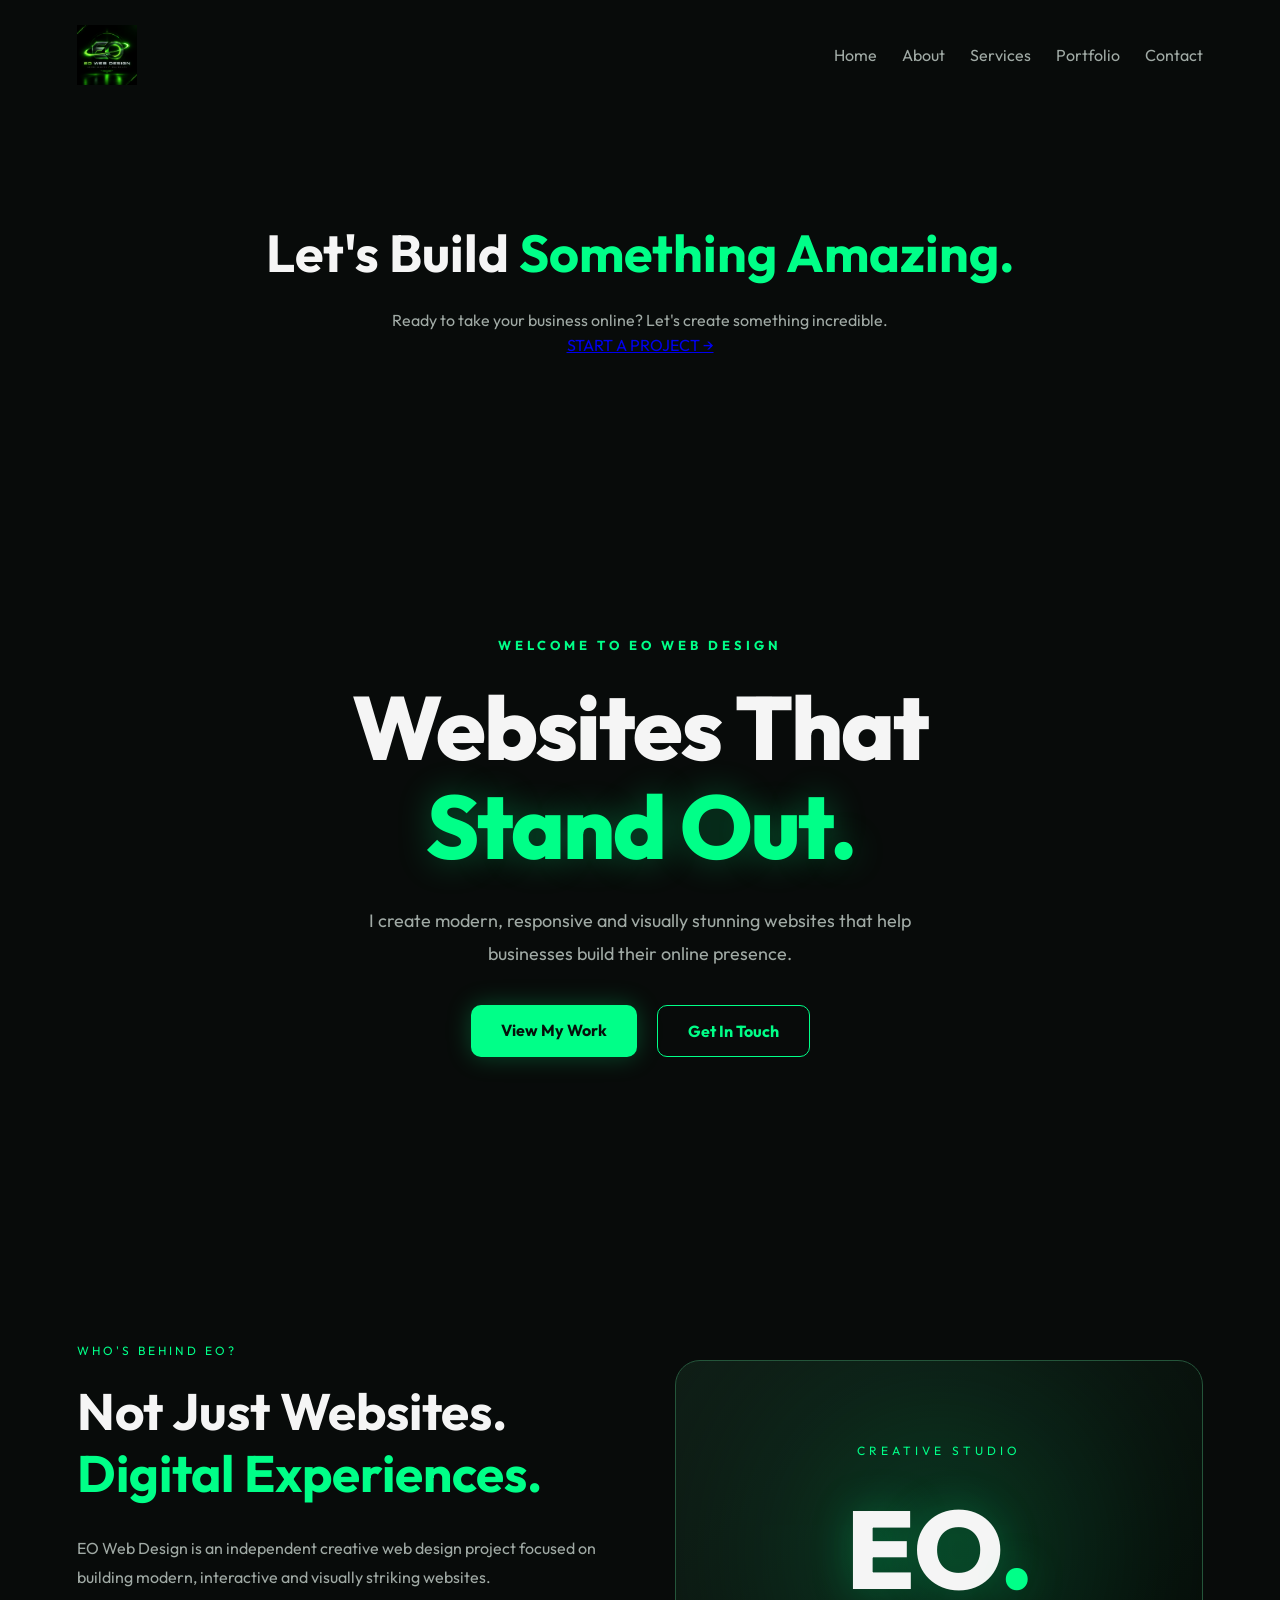
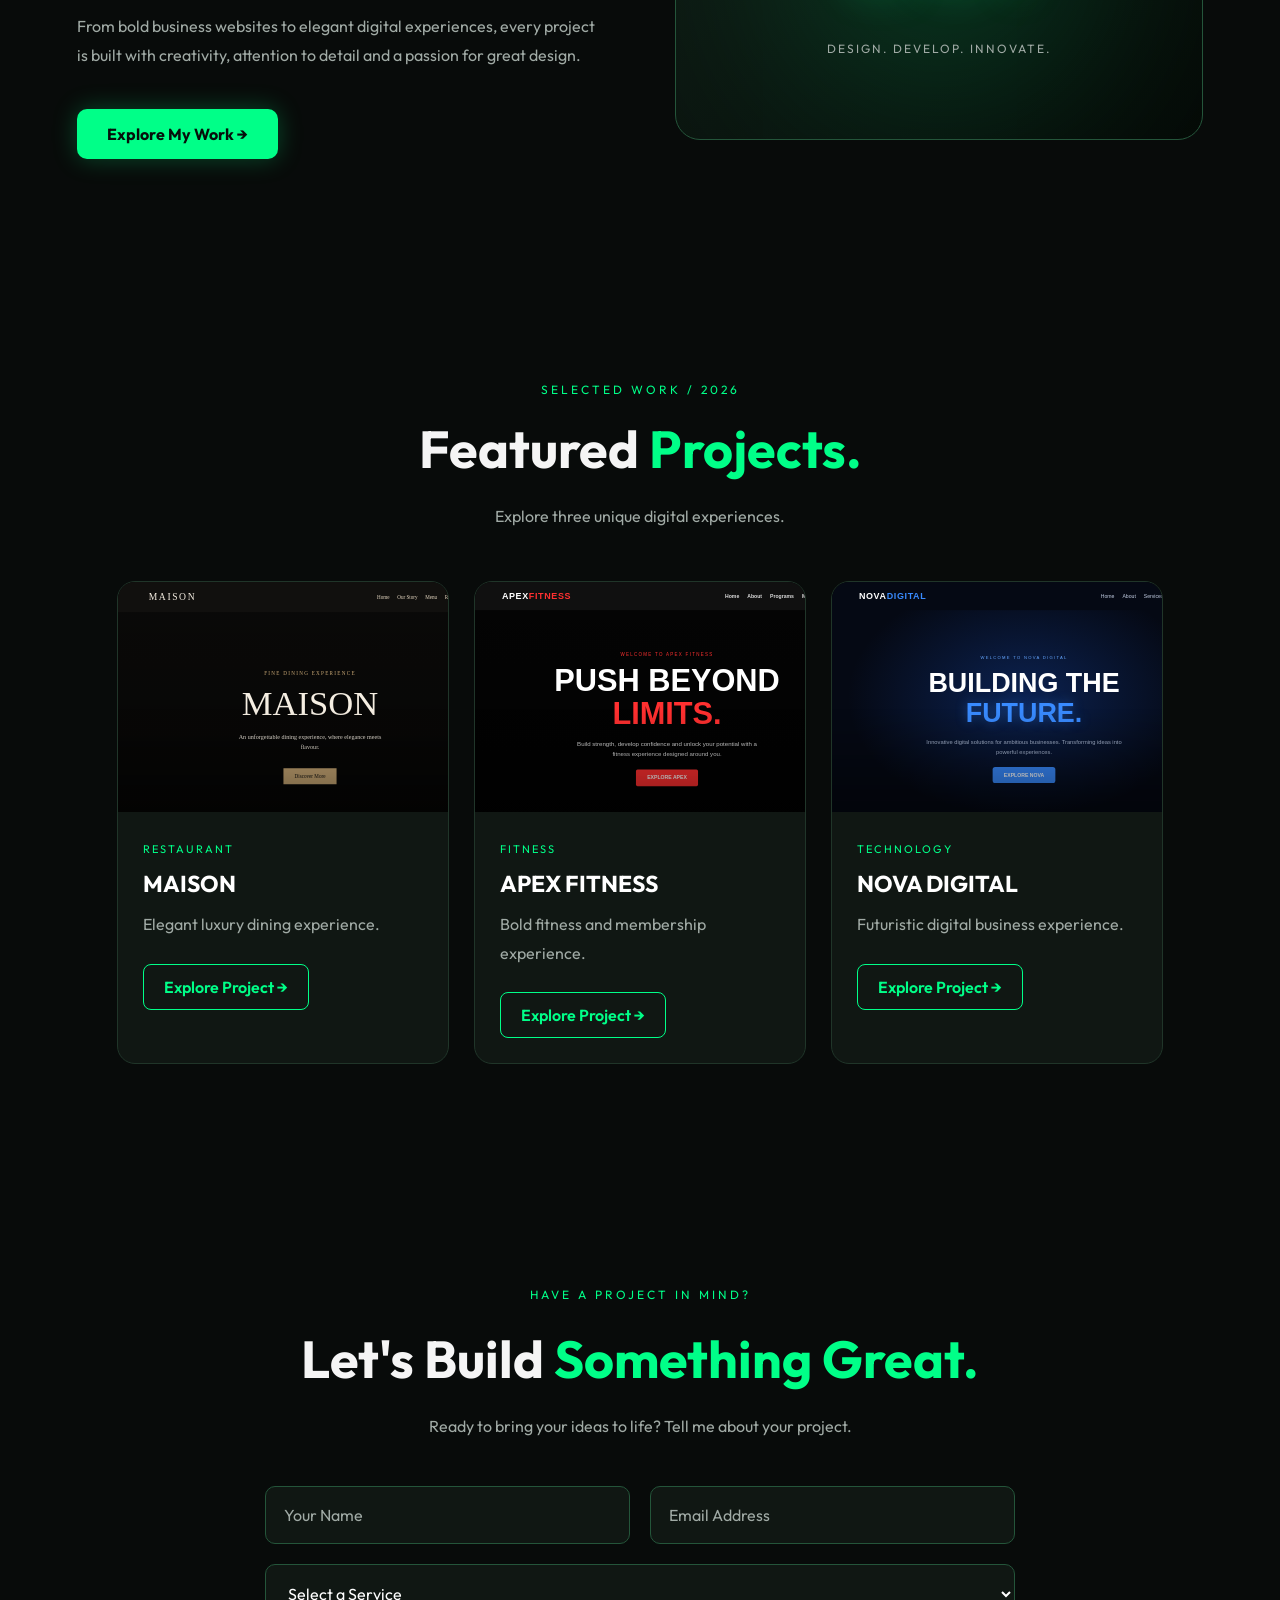
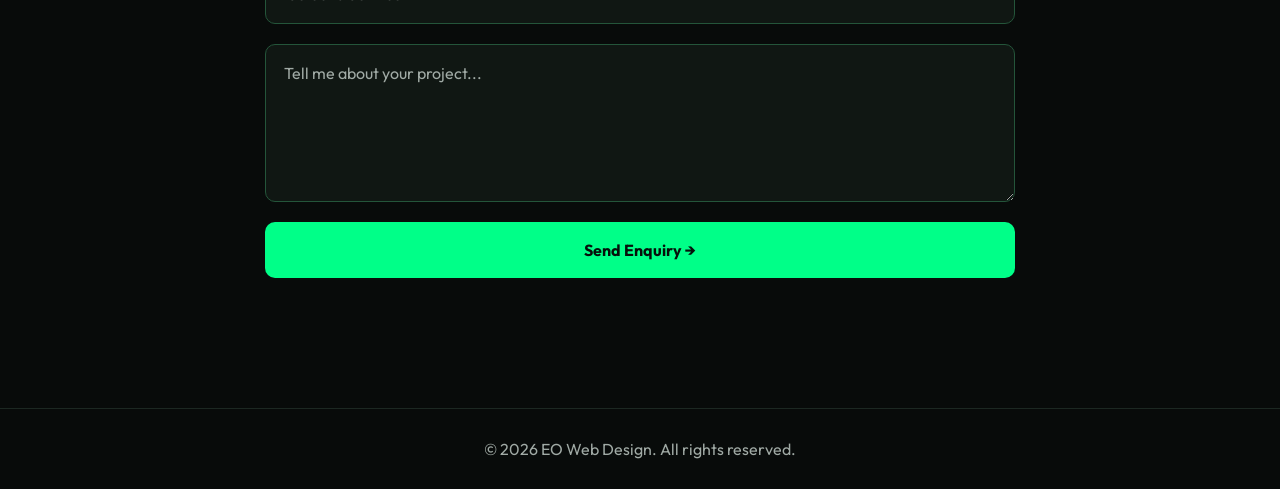
<file: index.html>
<!DOCTYPE html>
<html lang="en">
<head>
    
<link rel="icon" type="image/png" href="images/logo.png">

    <meta charset="UTF-8">
    <meta name="viewport" content="width=device-width, initial-scale=1.0">
    <title>EO Web Design | Modern Websites</title>
    <link rel="stylesheet" href="style.css">
    <script src="script.js" defer></script>
</head>
<body>

<div id="scrollProgress"></div>

    <header class="navbar">
        
<a href="index.html" class="brand-logo">
    <img src="images/logo.png" alt="EO Web Design Logo">
</a>


        <nav>
            <a href="#home">Home</a>
            <a href="#about">About</a>
            <a href="#services">Services</a>
            <a href="#portfolio">Portfolio</a>
            <a href="#contact">Contact</a>
        </nav>
    </header>

<section id="contact" class="section contact-section">
    <h2>Let's Build <span>Something Amazing.</span></h2>

    <p class="contact-description">
        Ready to take your business online?
        Let's create something incredible.
    </p>

    <a href="https://mail.google.com/mail/?view=cm&fs=1&to=eowebdesign1%40gmail.com&su=Website%20Enquiry"
       class="contact-button"
       target="_blank"
       rel="noopener noreferrer">
        START A PROJECT →
    </a>
</section>

    <main>
        <section class="hero" id="home">
            <div class="hero-content">
                <p class="eyebrow">WELCOME TO EO WEB DESIGN</p>

                <h1>Websites That
                    <span>Stand Out.</span>
                </h1>

                <p class="hero-description">
                    I create modern, responsive and
                    visually stunning websites that help
                    businesses build their online presence.
                </p>

                <div class="hero-buttons">
                    <a href="#portfolio" class="btn primary">
                        View My Work
                    </a>

                    <a href="#contact" class="btn secondary">
                        Get In Touch
                    </a>
                </div>
            </div>
        </section>

        
<section id="about" class="section about-section">
    <div class="about-grid">

        <div class="about-content">
            <p class="about-label">WHO'S BEHIND EO?</p>

            <h2>Not Just Websites.<br>
                <span>Digital Experiences.</span>
            </h2>

            <p class="about-description">
                EO Web Design is an independent creative
                web design project focused on building
                modern, interactive and visually striking
                websites.
            </p>

            <p class="about-description">
                From bold business websites to elegant
                digital experiences, every project is
                built with creativity, attention to detail
                and a passion for great design.
            </p>

            <a href="#portfolio" class="btn primary">
                Explore My Work →
            </a>
        </div>

        <div class="about-visual">
            <div class="visual-glow"></div>

            <div class="visual-content">
                <span class="visual-small">CREATIVE STUDIO</span>
                <h3>EO<span>.</span></h3>
                <p>DESIGN. DEVELOP. INNOVATE.</p>
            </div>
        </div>

    </div>
</section>


        

<section id="portfolio" class="section">
    <p class="portfolio-label">SELECTED WORK / 2026</p>
    <h2>Featured <span>Projects.</span></h2>
    <p>Explore three unique digital experiences.</p>

    <div class="portfolio-grid">

        <article class="project-card">
            <div class="project-preview">
                <iframe src="restaurant.html"
                    title="Maison restaurant preview"
                    loading="lazy"
                    tabindex="-1"></iframe>
                <div class="preview-overlay"></div>
            </div>

            <div class="project-info">
                <span class="project-category">RESTAURANT</span>
                <h3>MAISON</h3>
                <p>Elegant luxury dining experience.</p>
                <a href="restaurant.html" class="project-link">
                    Explore Project →
                </a>
            </div>
        </article>

        <article class="project-card">
            <div class="project-preview">
                <iframe src="fitness.html"
                    title="APEX Fitness preview"
                    loading="lazy"
                    tabindex="-1"></iframe>
                <div class="preview-overlay"></div>
            </div>

            <div class="project-info">
                <span class="project-category">FITNESS</span>
                <h3>APEX FITNESS</h3>
                <p>Bold fitness and membership experience.</p>
                <a href="fitness.html" class="project-link">
                    Explore Project →
                </a>
            </div>
        </article>

        <article class="project-card">
            <div class="project-preview">
                <iframe src="business.html"
                    title="Nova Digital preview"
                    loading="lazy"
                    tabindex="-1"></iframe>
                <div class="preview-overlay"></div>
            </div>

            <div class="project-info">
                <span class="project-category">TECHNOLOGY</span>
                <h3>NOVA DIGITAL</h3>
                <p>Futuristic digital business experience.</p>
                <a href="business.html" class="project-link">
                    Explore Project →
                </a>
            </div>
        </article>

    </div>
</section>



        
<section id="contact" class="section contact-section">
    <p class="contact-label">HAVE A PROJECT IN MIND?</p>
    <h2>Let's Build <span>Something Great.</span></h2>
    <p class="contact-intro">
        Ready to bring your ideas to life?
        Tell me about your project.
    </p>

    <form id="contactForm" class="contact-form">

        <div class="contact-row">
            <input type="text" id="clientName"
                   placeholder="Your Name" required>

            <input type="email" id="clientEmail"
                   placeholder="Email Address" required>
        </div>

        <select id="clientService" required>
            <option value="">Select a Service</option>
            <option>Website Design</option>
            <option>Website Development</option>
            <option>Website Redesign</option>
            <option>Other</option>
        </select>

        <textarea id="clientMessage"
                  rows="6"
                  placeholder="Tell me about your project..."
                  required></textarea>

        <button type="submit" class="contact-submit">
            Send Enquiry →
        </button>
    </form>

    <p id="contactStatus" role="status"
       aria-live="polite"></p>
</section>

    </main>

    <footer>
        <p>© 2026 EO Web Design. All rights reserved.</p>
    </footer>

</body>
</html>
</file>
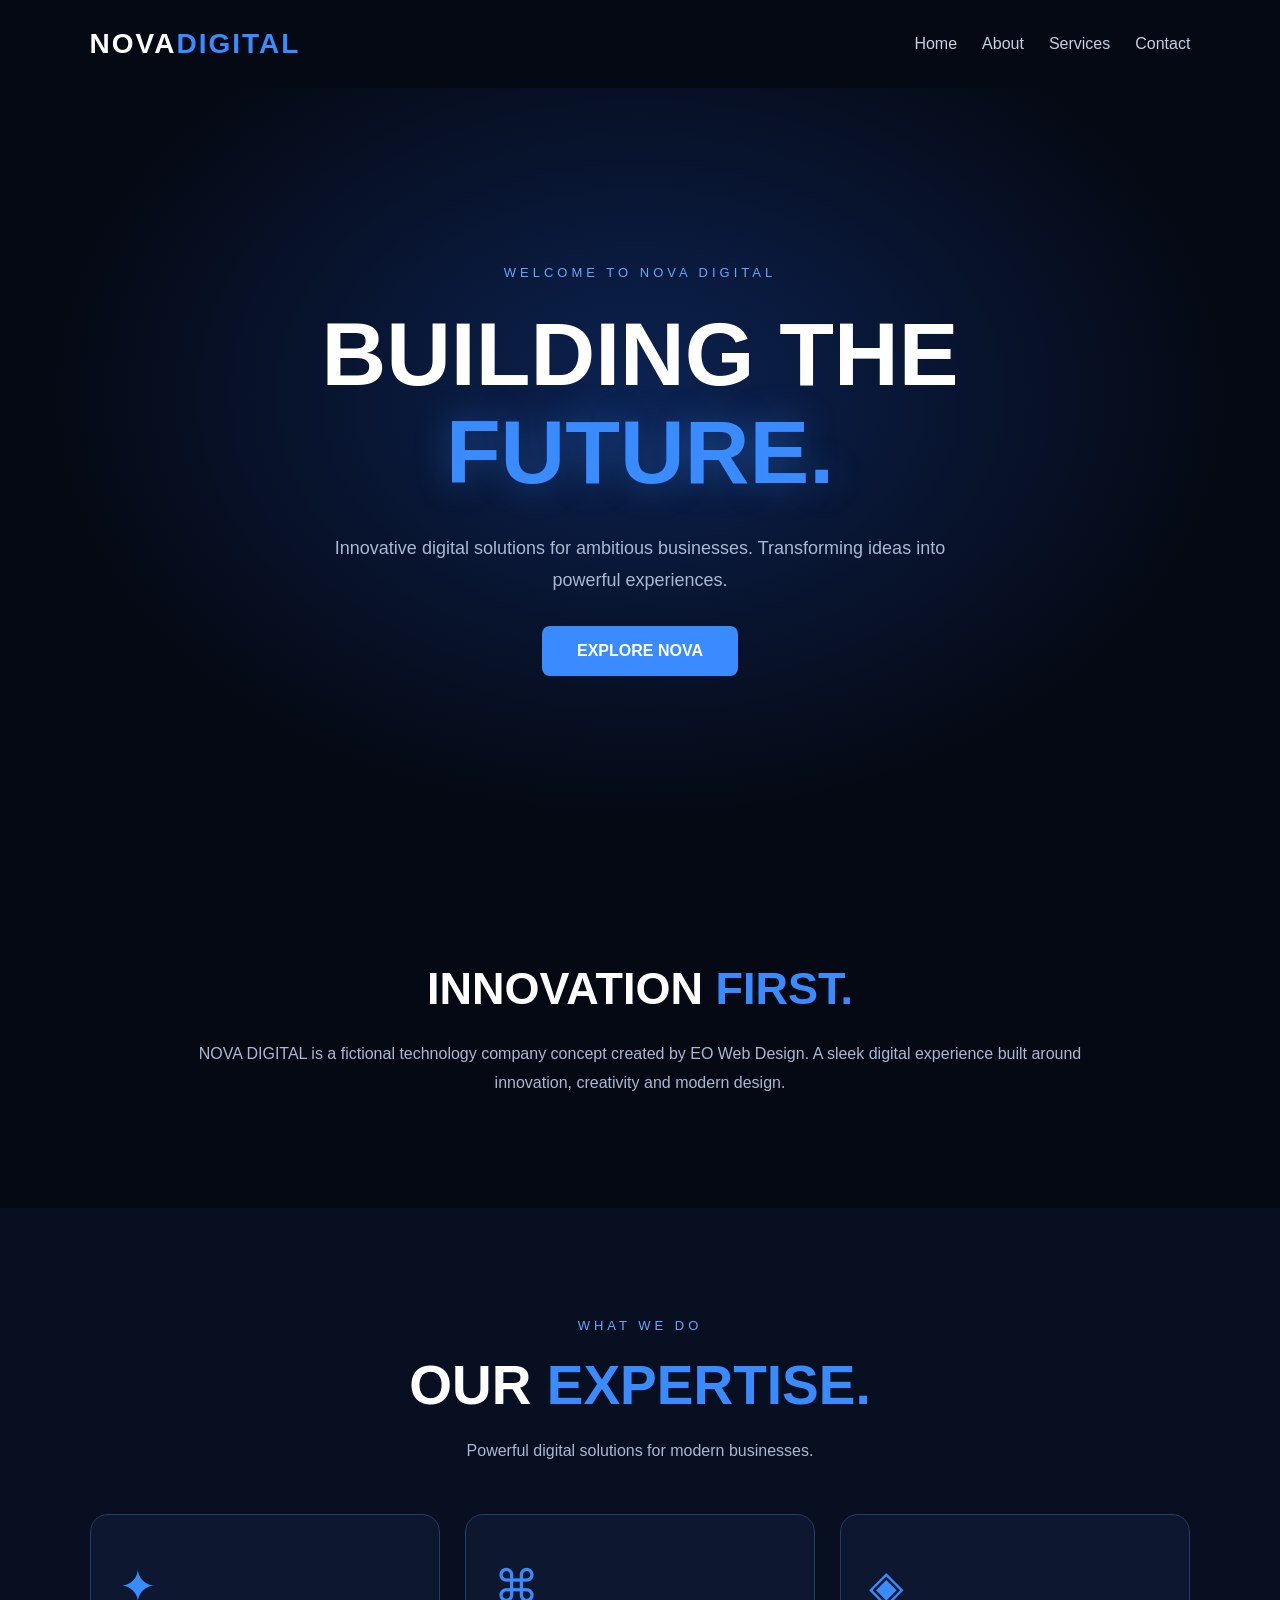
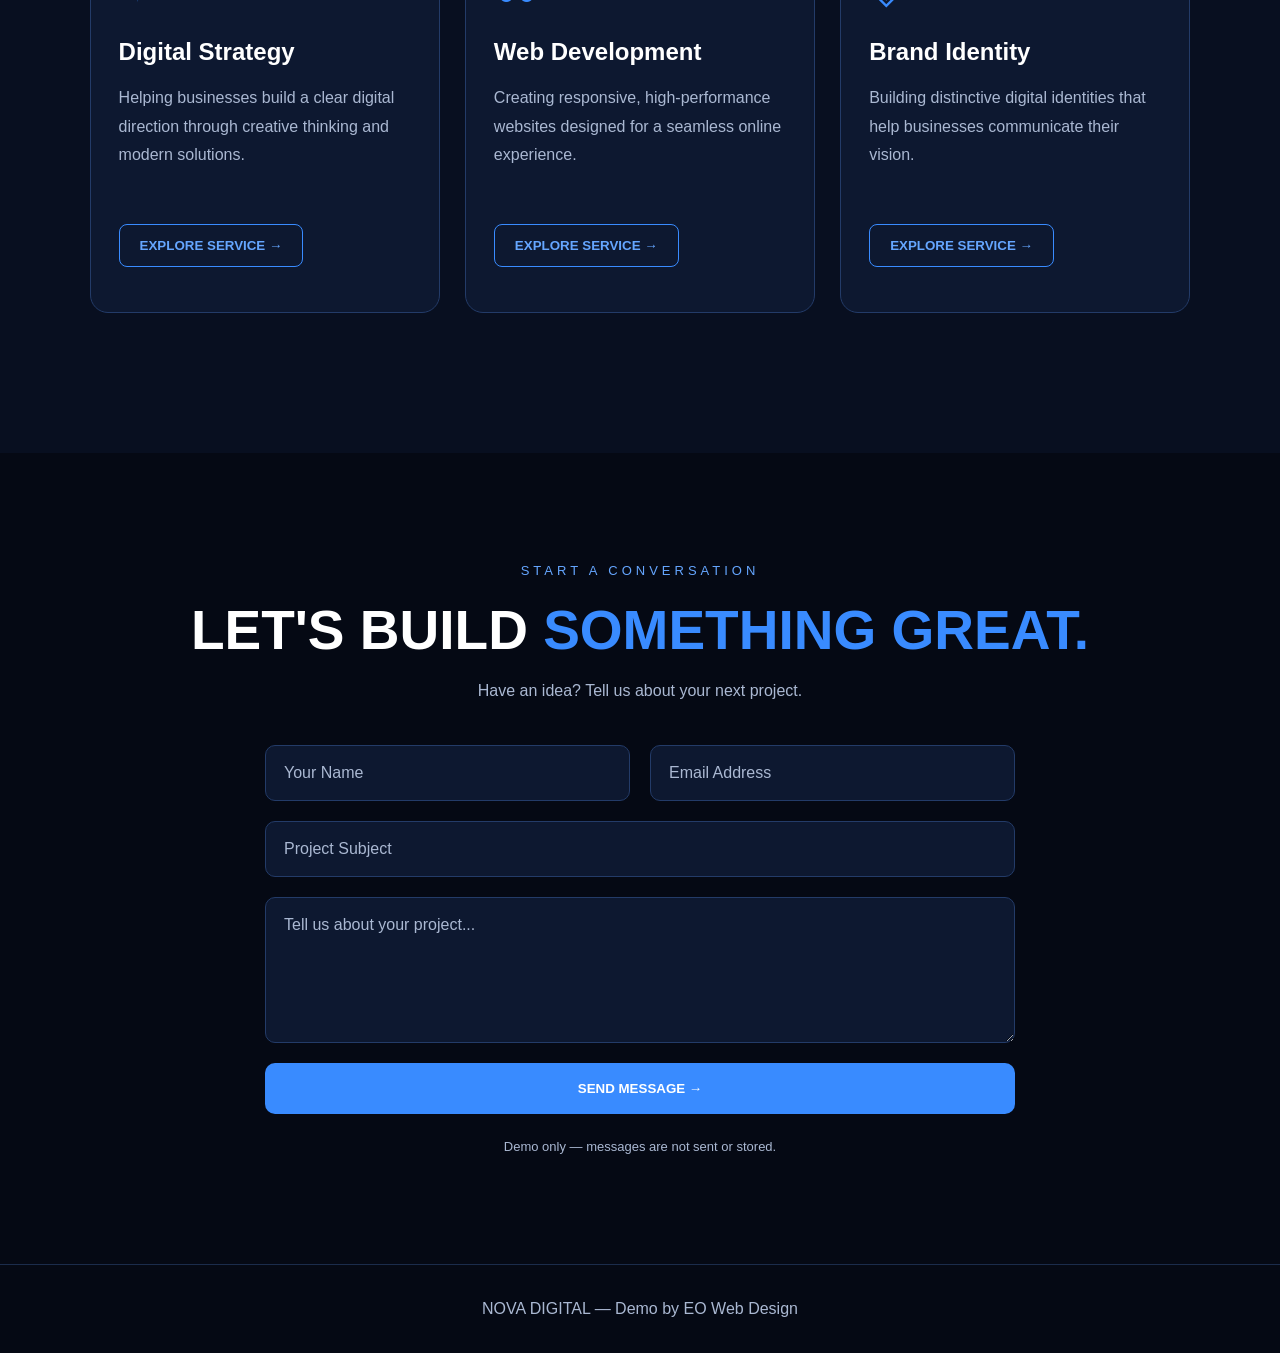
<file: business.html>
<!DOCTYPE html>
<html lang="en">
<head>
    <meta charset="UTF-8">
    <meta name="viewport" content="width=device-width, initial-scale=1.0">
    <title>NOVA DIGITAL | Future-Ready Solutions</title>

    <style>
        * {
            margin: 0;
            padding: 0;
            box-sizing: border-box;
        }

        html {
            scroll-behavior: smooth;
        }

        body {
            background: #050914;
            color: #fff;
            font-family: Arial, sans-serif;
            overflow-x: hidden;
        }

        header {
            max-width: 1400px;
            margin: auto;
            padding: 28px 7%;
            display: flex;
            justify-content: space-between;
            align-items: center;
            gap: 20px;
        }

        .logo {
            font-size: 28px;
            font-weight: 900;
            letter-spacing: 2px;
        }

        .logo span {
            color: #398bff;
        }

        nav {
            display: flex;
            flex-wrap: wrap;
            gap: 25px;
        }

        nav a {
            color: #c5d0e5;
            text-decoration: none;
            transition: 0.3s;
        }

        nav a:hover {
            color: #398bff;
        }

        .hero {
            min-height: 85vh;
            display: flex;
            justify-content: center;
            align-items: center;
            text-align: center;
            padding: 80px 7%;
            background:
                radial-gradient(
                    ellipse at 50% 40%,
                    rgba(27, 91, 220, 0.3),
                    transparent 65%
                );
        }

        .hero-content {
            max-width: 950px;
            animation: fadeUp 1s ease;
        }

        .eyebrow {
            color: #65a6ff;
            letter-spacing: 4px;
            font-size: 13px;
            margin-bottom: 25px;
        }

        h1 {
            font-size: clamp(45px, 7vw, 90px);
            line-height: 1.1;
            font-weight: 900;
        }

        h1 span {
            color: #398bff;
            text-shadow: 0 0 35px rgba(57,139,255,0.4);
        }

        .hero-description {
            max-width: 620px;
            margin: 30px auto;
            color: #aab8d2;
            line-height: 1.8;
            font-size: 18px;
        }

        .btn {
            display: inline-block;
            padding: 16px 35px;
            background: #398bff;
            color: white;
            border-radius: 8px;
            text-decoration: none;
            font-weight: bold;
            transition: 0.3s;
        }

        .btn:hover {
            transform: translateY(-5px);
            box-shadow: 0 0 35px rgba(57,139,255,0.45);
        }

        .about {
            max-width: 1100px;
            margin: auto;
            padding: 110px 7%;
            text-align: center;
        }

        .about h2 {
            font-size: 45px;
            margin-bottom: 25px;
        }

        .about h2 span {
            color: #398bff;
        }

        .about p {
            color: #aab8d2;
            line-height: 1.8;
        }

        footer {
            padding: 35px;
            text-align: center;
            color: #aab8d2;
            border-top: 1px solid #1b2c4b;
        }

        @keyframes fadeUp {
            from {
                opacity: 0;
                transform: translateY(35px);
            }
            to {
                opacity: 1;
                transform: translateY(0);
            }
        }

        @media (max-width: 650px) {
            header {
                flex-direction: column;
            }

            nav {
                justify-content: center;
            }
        }

        @media (prefers-reduced-motion: reduce) {
            .hero-content {
                animation: none;
            }
        }
        
/* NOVA DIGITAL SERVICES */

.services {
    padding: 110px 7%;
    background: #080f20;
    text-align: center;
}

.section-label {
    color: #65a6ff;
    letter-spacing: 4px;
    font-size: 13px;
    margin-bottom: 20px;
}

.services h2 {
    font-size: clamp(32px, 5vw, 55px);
}

.services h2 span {
    color: #398bff;
}

.services-intro {
    color: #aab8d2;
    margin: 20px auto 50px;
    line-height: 1.7;
}

.services-grid {
    display: grid;
    grid-template-columns: repeat(3, minmax(0, 1fr));
    gap: 25px;
    max-width: 1200px;
    margin: auto;
}

.service-card {
    background: #0d1830;
    border: 1px solid #233b68;
    border-radius: 18px;
    padding: 45px 28px;
    text-align: left;
    transition: 0.35s ease;
}

.service-card:hover {
    transform: translateY(-10px);
    border-color: #398bff;
    box-shadow: 0 0 35px rgba(57,139,255,0.2);
}

.service-icon {
    color: #398bff;
    font-size: 45px;
    margin-bottom: 25px;
}

.service-card h3 {
    font-size: 24px;
    margin-bottom: 18px;
}

.service-card p {
    color: #aab8d2;
    line-height: 1.8;
    min-height: 140px;
}

.service-btn {
    background: transparent;
    color: #65a6ff;
    border: 1px solid #398bff;
    border-radius: 8px;
    padding: 13px 20px;
    font-weight: bold;
    cursor: pointer;
    transition: 0.3s;
}

.service-btn:hover {
    background: #398bff;
    color: white;
}

.service-message {
    color: #65a6ff;
    margin-top: 30px;
}

@media (max-width: 850px) {
    .services-grid {
        grid-template-columns: 1fr;
    }

    .service-card p {
        min-height: auto;
        margin-bottom: 25px;
    }
}

@media (prefers-reduced-motion: reduce) {
    .service-card,
    .service-btn {
        transition: none;
    }
}

/* NOVA CONTACT SECTION */

.contact {
    padding: 110px 7%;
    background: #050914;
    text-align: center;
}

.contact h2 {
    font-size: clamp(32px, 5vw, 55px);
}

.contact h2 span {
    color: #398bff;
}

.contact-intro {
    color: #aab8d2;
    margin: 20px auto 45px;
}

.contact-form {
    max-width: 750px;
    margin: auto;
    display: flex;
    flex-direction: column;
    gap: 20px;
}

.form-row {
    display: grid;
    grid-template-columns: 1fr 1fr;
    gap: 20px;
}

.contact-form input,
.contact-form textarea {
    width: 100%;
    min-width: 0;
    background: #0d1830;
    border: 1px solid #233b68;
    border-radius: 10px;
    padding: 18px;
    color: white;
    font: inherit;
    outline: none;
    transition: 0.3s;
}

.contact-form input:focus,
.contact-form textarea:focus {
    border-color: #398bff;
    box-shadow: 0 0 20px rgba(57,139,255,0.15);
}

.contact-form input::placeholder,
.contact-form textarea::placeholder {
    color: #aab8d2;
}

.contact-form button {
    background: #398bff;
    color: white;
    padding: 18px;
    border: none;
    border-radius: 10px;
    font-weight: bold;
    cursor: pointer;
    transition: 0.3s;
}

.contact-form button:hover {
    background: #2675e0;
    box-shadow: 0 0 30px rgba(57,139,255,0.35);
    transform: translateY(-3px);
}

.contact-message {
    color: #65a6ff;
    margin-top: 25px;
}

.demo-notice {
    color: #aab8d2;
    font-size: 13px;
    margin-top: 15px;
}

@media (max-width: 650px) {
    .form-row {
        grid-template-columns: 1fr;
    }
}

    </style>
</head>

<body>
    <header>
        <div class="logo">NOVA<span>DIGITAL</span></div>

        <nav>
            <a href="#home">Home</a>
            <a href="#about">About</a>
            <a href="#services">Services</a>
            <a href="#contact">Contact</a>
        </nav>
    </header>

    <main>
        <section class="hero" id="home">
            <div class="hero-content">
                <p class="eyebrow">WELCOME TO NOVA DIGITAL</p>

                <h1>BUILDING THE <span>FUTURE.</span></h1>

                <p class="hero-description">
                    Innovative digital solutions for
                    ambitious businesses. Transforming
                    ideas into powerful experiences.
                </p>

                <a href="#about" class="btn">
                    EXPLORE NOVA
                </a>
            </div>
        </section>

        <section class="about" id="about">
            <h2>INNOVATION <span>FIRST.</span></h2>
            <p>
                NOVA DIGITAL is a fictional technology
                company concept created by EO Web Design.
                A sleek digital experience built around
                innovation, creativity and modern design.
            </p>
        </section>
        
<section class="services" id="services">
    <p class="section-label">WHAT WE DO</p>
    <h2>OUR <span>EXPERTISE.</span></h2>
    <p class="services-intro">
        Powerful digital solutions for modern businesses.
    </p>

    <div class="services-grid">

        <article class="service-card">
            <div class="service-icon">✦</div>
            <h3>Digital Strategy</h3>
            <p>
                Helping businesses build a clear digital
                direction through creative thinking
                and modern solutions.
            </p>
            <button class="service-btn"
                    data-service="Digital Strategy">
                EXPLORE SERVICE →
            </button>
        </article>

        <article class="service-card">
            <div class="service-icon">⌘</div>
            <h3>Web Development</h3>
            <p>
                Creating responsive, high-performance
                websites designed for a seamless
                online experience.
            </p>
            <button class="service-btn"
                    data-service="Web Development">
                EXPLORE SERVICE →
            </button>
        </article>

        <article class="service-card">
            <div class="service-icon">◈</div>
            <h3>Brand Identity</h3>
            <p>
                Building distinctive digital identities
                that help businesses communicate
                their vision.
            </p>
            <button class="service-btn"
                    data-service="Brand Identity">
                EXPLORE SERVICE →
            </button>
        </article>

    </div>

    <p class="service-message" id="serviceMessage"
       role="status" aria-live="polite"></p>
</section>

<section class="contact" id="contact">
    <p class="section-label">START A CONVERSATION</p>
    <h2>LET'S BUILD <span>SOMETHING GREAT.</span></h2>
    <p class="contact-intro">
        Have an idea? Tell us about your next project.
    </p>

    <form class="contact-form" id="novaContactForm">
        <div class="form-row">
            <input type="text"
                   name="name"
                   placeholder="Your Name"
                   required>

            <input type="email"
                   name="email"
                   placeholder="Email Address"
                   required>
        </div>

        <input type="text"
               name="subject"
               placeholder="Project Subject"
               required>

        <textarea name="message"
                  rows="6"
                  placeholder="Tell us about your project..."
                  required></textarea>

        <button type="submit">
            SEND MESSAGE →
        </button>
    </form>

    <p id="contactMessage"
       class="contact-message"
       role="status"
       aria-live="polite"></p>

    <p class="demo-notice">
        Demo only — messages are not sent or stored.
    </p>
</section>

    </main>

    <footer>
        NOVA DIGITAL — Demo by EO Web Design
    </footer>
    
<script>
    const serviceButtons =
        document.querySelectorAll(".service-btn");

    const serviceMessage =
        document.getElementById("serviceMessage");

    serviceButtons.forEach(button => {
        button.addEventListener("click", () => {
            const service = button.dataset.service;

            serviceMessage.textContent =
                service + " — More details coming soon!";
        });
    });
</script>

<script>
    const novaForm =
        document.getElementById("novaContactForm");

    novaForm.addEventListener("submit", function(event) {
        event.preventDefault();

        document.getElementById(
            "contactMessage"
        ).textContent =
            "Thanks for trying the demo! " +
            "No message has been sent.";

        novaForm.reset();
    });
</script>

</body>
</html>
</file>
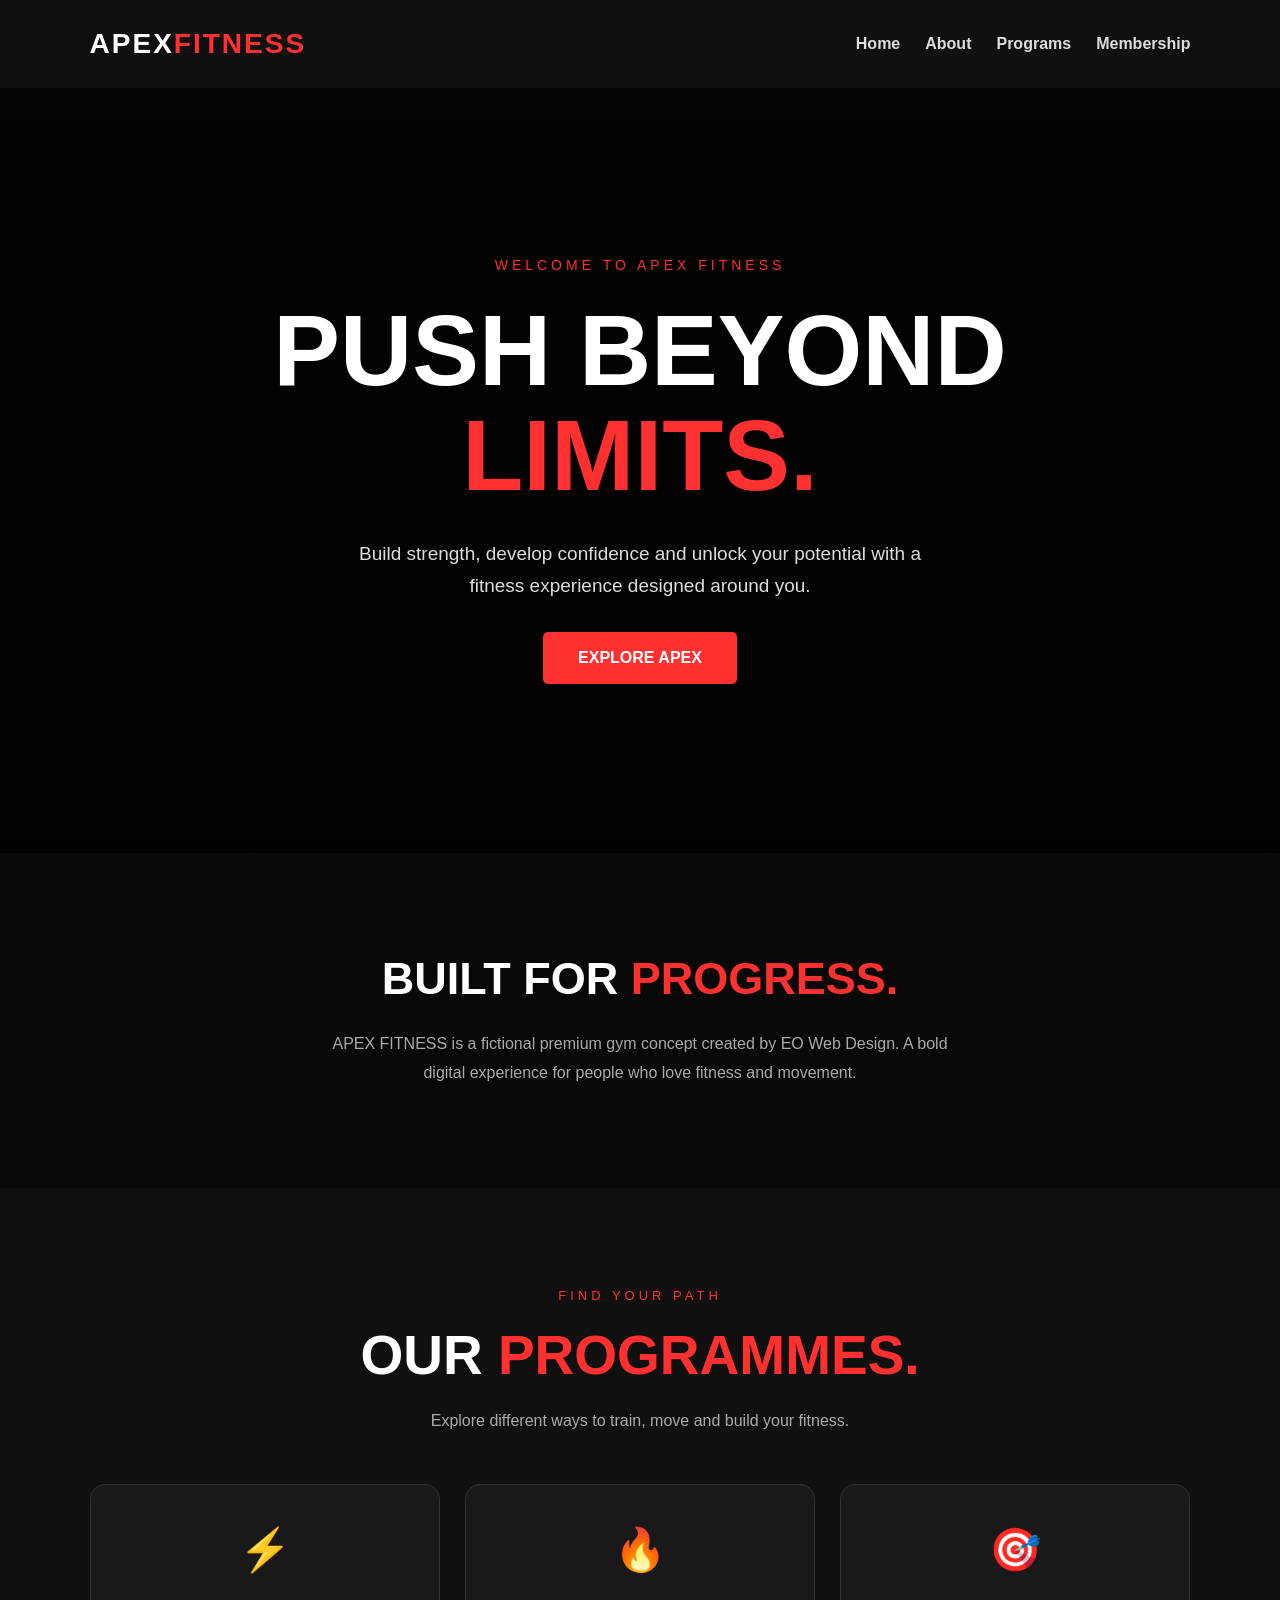
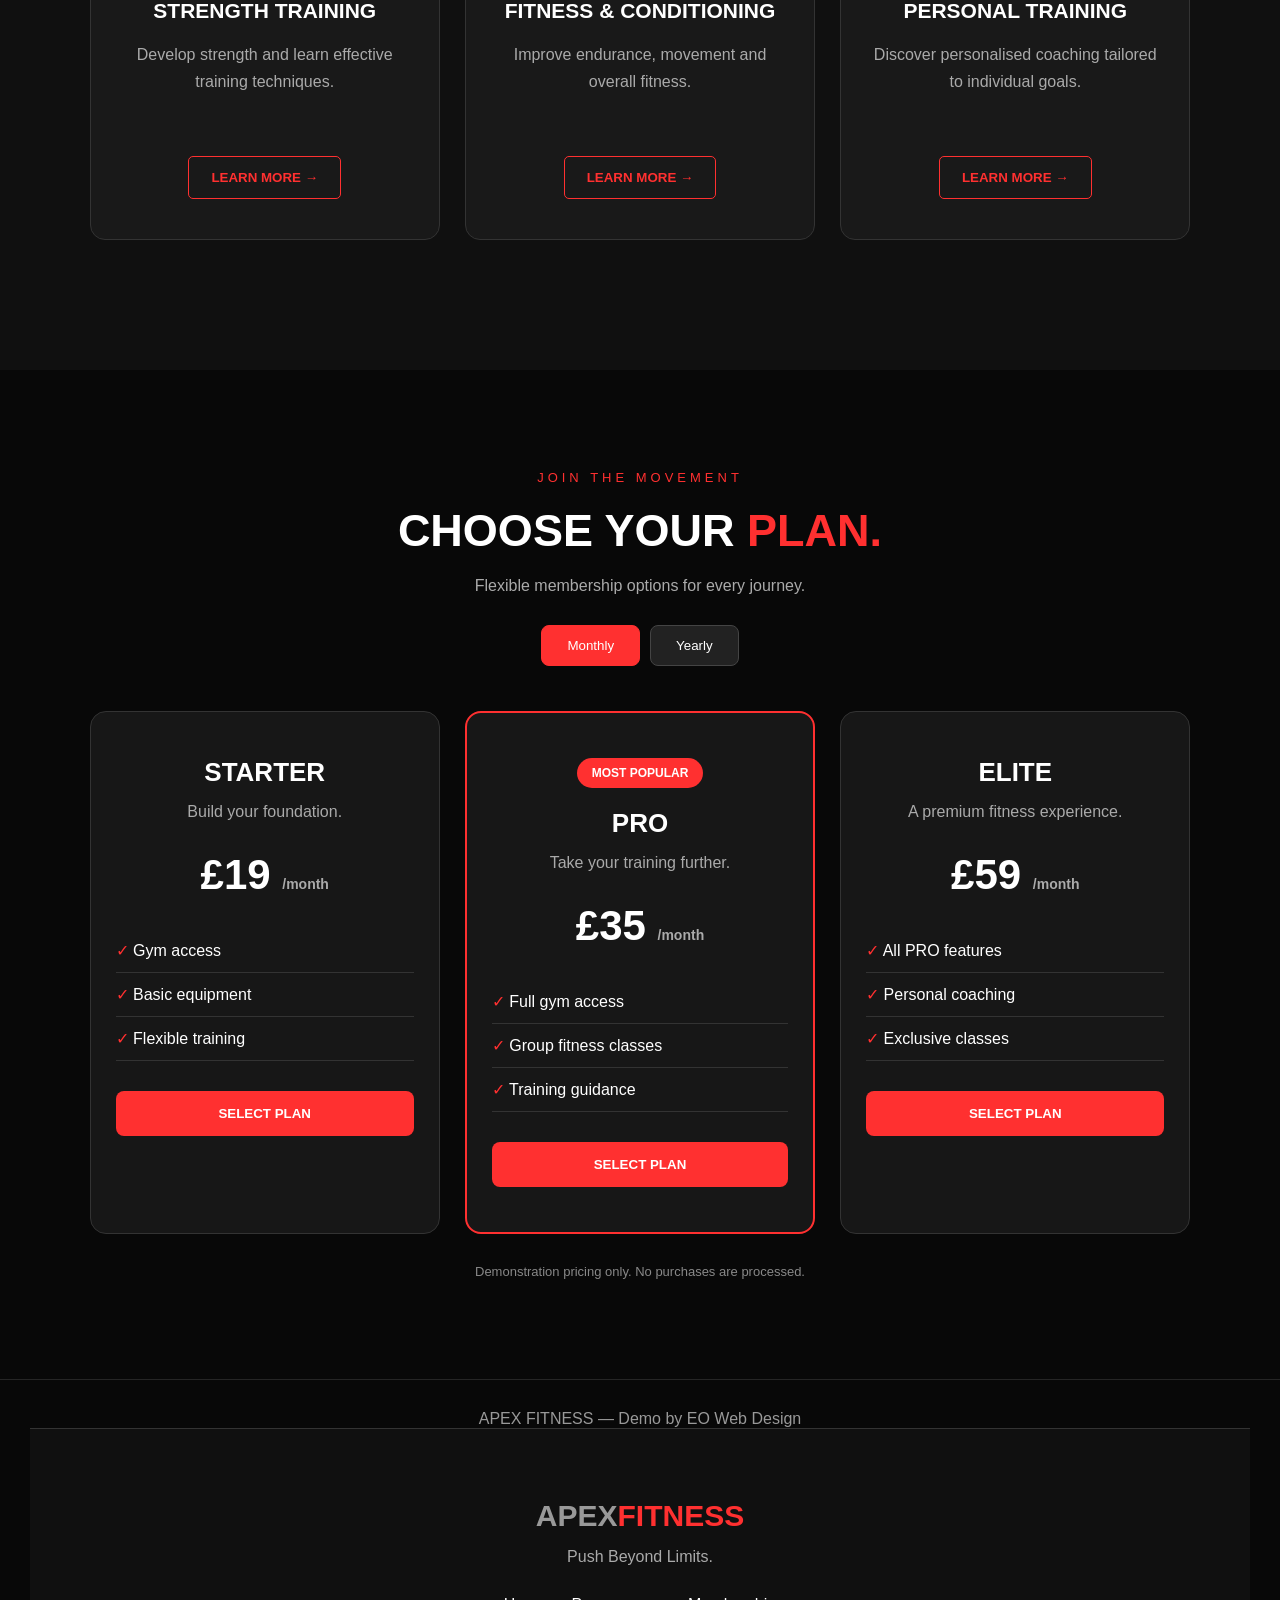
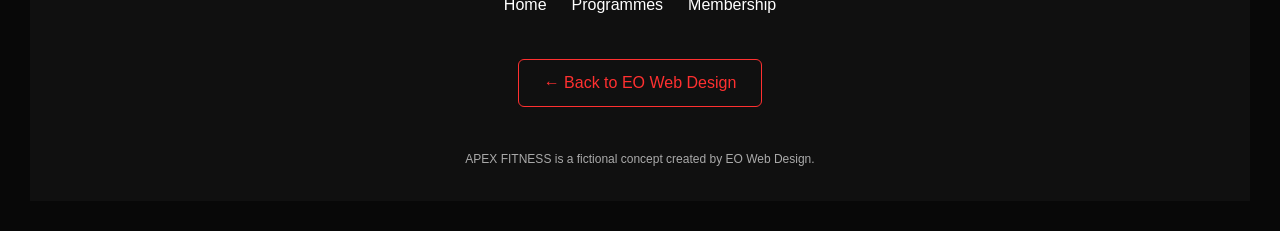
<file: fitness.html>
<!DOCTYPE html>
<html lang="en">
<head>
    <meta charset="UTF-8">
    <meta name="viewport" content="width=device-width, initial-scale=1.0">
    <title>APEX FITNESS | Push Beyond Limits</title>

    <style>
        * {
            margin: 0;
            padding: 0;
            box-sizing: border-box;
        }

        html {
            scroll-behavior: smooth;
        }

        body {
            background: #080808;
            color: white;
            font-family: Arial, sans-serif;
        }

        header {
            width: 100%;
            padding: 28px 7%;
            display: flex;
            justify-content: space-between;
            align-items: center;
            gap: 20px;
            background: #101010;
        }

        .logo {
            font-size: 28px;
            font-weight: 900;
            letter-spacing: 2px;
        }

        .logo span {
            color: #ff3030;
        }

        nav {
            display: flex;
            flex-wrap: wrap;
            gap: 25px;
        }

        nav a {
            color: #ddd;
            text-decoration: none;
            font-weight: bold;
            transition: 0.3s;
        }

        nav a:hover {
            color: #ff3030;
        }

        .hero {
            min-height: 85vh;
            display: flex;
            align-items: center;
            justify-content: center;
            text-align: center;
            padding: 80px 7%;
            background:
                linear-gradient(
                    rgba(0,0,0,0.55),
                    rgba(0,0,0,0.85)
                ),
                url("https://images.unsplash.com/photo-1534438327276-14e5300c3a48?w=1800")
                center / cover no-repeat;
        }

        .hero-content {
            max-width: 900px;
        }

        .eyebrow {
            color: #ff3030;
            font-size: 14px;
            letter-spacing: 4px;
            margin-bottom: 25px;
        }

        h1 {
            font-size: clamp(48px, 8vw, 100px);
            font-weight: 900;
            line-height: 1.05;
            text-transform: uppercase;
        }

        h1 span {
            color: #ff3030;
        }

        .hero-description {
            color: #ddd;
            font-size: 19px;
            line-height: 1.7;
            margin: 30px auto;
            max-width: 600px;
        }

        .btn {
            display: inline-block;
            background: #ff3030;
            color: white;
            padding: 17px 35px;
            text-decoration: none;
            font-weight: bold;
            border-radius: 5px;
            transition: 0.3s;
        }

        .btn:hover {
            background: #d91f1f;
            transform: translateY(-5px);
            box-shadow: 0 0 30px rgba(255,48,48,0.35);
        }

        .about {
            padding: 100px 7%;
            text-align: center;
        }

        .about h2 {
            font-size: 45px;
            margin-bottom: 25px;
        }

        .about h2 span {
            color: #ff3030;
        }

        .about p {
            max-width: 650px;
            margin: auto;
            color: #aaa;
            line-height: 1.8;
        }

        footer {
            text-align: center;
            padding: 30px;
            border-top: 1px solid #252525;
            color: #999;
        }

        @media (max-width: 650px) {
            header {
                flex-direction: column;
            }

            nav {
                justify-content: center;
            }
        }
        
/* APEX FITNESS PROGRAMMES */

.programs {
    padding: 100px 7%;
    text-align: center;
    background: #101010;
}

.section-label {
    color: #ff3030;
    letter-spacing: 4px;
    font-size: 13px;
    margin-bottom: 20px;
}

.programs h2 {
    font-size: clamp(32px, 5vw, 55px);
}

.programs h2 span {
    color: #ff3030;
}

.section-description {
    color: #aaa;
    margin: 20px auto 50px;
    max-width: 600px;
    line-height: 1.7;
}

.program-grid {
    display: grid;
    grid-template-columns: repeat(3, minmax(0, 1fr));
    gap: 25px;
    max-width: 1200px;
    margin: auto;
}

.program-card {
    background: #191919;
    border: 1px solid #333;
    border-radius: 15px;
    padding: 40px 25px;
    transition: 0.3s ease;
}

.program-card:hover {
    transform: translateY(-10px);
    border-color: #ff3030;
    box-shadow: 0 0 35px rgba(255,48,48,0.2);
}

.program-icon {
    font-size: 42px;
    margin-bottom: 25px;
}

.program-card h3 {
    font-size: 21px;
    margin-bottom: 18px;
}

.program-card p {
    color: #aaa;
    line-height: 1.7;
    min-height: 90px;
}

.program-btn {
    margin-top: 25px;
    padding: 13px 22px;
    background: transparent;
    border: 1px solid #ff3030;
    border-radius: 5px;
    color: #ff3030;
    font-weight: bold;
    cursor: pointer;
    transition: 0.3s;
}

.program-btn:hover {
    background: #ff3030;
    color: white;
}

.program-message {
    color: #ff6666;
    margin-top: 30px;
    font-size: 16px;
}

@media (max-width: 850px) {
    .program-grid {
        grid-template-columns: 1fr;
    }

    .program-card p {
        min-height: auto;
    }
}

@media (prefers-reduced-motion: reduce) {
    .program-card,
    .program-btn {
        transition: none;
    }
}

/* PREMIUM MEMBERSHIPS */

.membership {
    padding: 100px 7%;
    background: #080808;
    text-align: center;
}

.membership h2 {
    font-size: 45px;
    margin-bottom: 20px;
}

.membership h2 span {
    color: #ff3030;
}

.membership-intro {
    color: #aaa;
    margin-bottom: 30px;
}

.billing-toggle {
    display: flex;
    justify-content: center;
    gap: 10px;
    margin-bottom: 45px;
}

.billing-btn {
    padding: 12px 25px;
    background: #222;
    color: white;
    border: 1px solid #444;
    border-radius: 8px;
    cursor: pointer;
}

.billing-btn.selected {
    background: #ff3030;
    border-color: #ff3030;
}

.membership-grid {
    display: grid;
    grid-template-columns: repeat(3, minmax(0, 1fr));
    gap: 25px;
    max-width: 1200px;
    margin: auto;
}

.membership-card {
    position: relative;
    background: #171717;
    border: 1px solid #333;
    border-radius: 16px;
    padding: 45px 25px;
    transition: 0.3s;
}

.membership-card:hover {
    transform: translateY(-10px);
    border-color: #ff3030;
    box-shadow: 0 0 35px rgba(255,48,48,0.2);
}

.membership-card.featured {
    border: 2px solid #ff3030;
}

.popular {
    background: #ff3030;
    color: white;
    padding: 8px 15px;
    border-radius: 20px;
    font-size: 12px;
    font-weight: bold;
    margin-bottom: 20px;
    display: inline-block;
}

.membership-card h3 {
    font-size: 26px;
    margin-bottom: 15px;
}

.membership-card p {
    color: #aaa;
}

.price {
    font-size: 42px;
    font-weight: bold;
    margin: 30px 0;
}

.price small {
    font-size: 14px;
    color: #aaa;
}

.membership-card ul {
    list-style: none;
    text-align: left;
    margin-bottom: 30px;
}

.membership-card li {
    padding: 12px 0;
    border-bottom: 1px solid #333;
}

.membership-card li::before {
    content: "✓ ";
    color: #ff3030;
}

.join-btn {
    width: 100%;
    padding: 15px;
    background: #ff3030;
    color: white;
    border: none;
    border-radius: 8px;
    font-weight: bold;
    cursor: pointer;
}

.join-btn:hover {
    background: #d91f1f;
}

.membership-message {
    color: #ff6666;
    margin-top: 30px;
}

.membership-note {
    color: #888;
    margin-top: 15px;
    font-size: 13px;
}

@media (max-width: 850px) {
    .membership-grid {
        grid-template-columns: 1fr;
    }
}

/* APEX FOOTER */

.apex-footer {
    background: #101010;
    padding: 70px 20px 35px;
    text-align: center;
    border-top: 1px solid #333;
}

.apex-footer h2 {
    font-size: 30px;
    margin-bottom: 15px;
}

.apex-footer h2 span {
    color: #ff3030;
}

.apex-footer p {
    color: #aaa;
}

.footer-links {
    display: flex;
    justify-content: center;
    flex-wrap: wrap;
    gap: 25px;
    margin: 30px 0;
}

.footer-links a {
    color: white;
    text-decoration: none;
    transition: 0.3s;
}

.footer-links a:hover {
    color: #ff3030;
}

.back-btn {
    display: inline-block;
    padding: 14px 25px;
    margin: 15px 0 30px;
    border: 1px solid #ff3030;
    border-radius: 6px;
    color: #ff3030;
    text-decoration: none;
    transition: 0.3s;
}

.back-btn:hover {
    background: #ff3030;
    color: white;
}

.footer-credit {
    font-size: 12px;
    margin-top: 15px;
}

    </style>
</head>

<body>
    <header>
        <div class="logo">APEX<span>FITNESS</span></div>

        <nav>
            <a href="#home">Home</a>
            <a href="#about">About</a>
            <a href="#programs">Programs</a>
            <a href="#membership">Membership</a>
        </nav>
    </header>

    <main>
        <section class="hero" id="home">
            <div class="hero-content">
                <p class="eyebrow">WELCOME TO APEX FITNESS</p>

                <h1>PUSH BEYOND <span>LIMITS.</span></h1>

                <p class="hero-description">
                    Build strength, develop confidence and
                    unlock your potential with a fitness
                    experience designed around you.
                </p>

                <a href="#about" class="btn">
                    EXPLORE APEX
                </a>
            </div>
        </section>

        <section class="about" id="about">
            <h2>BUILT FOR <span>PROGRESS.</span></h2>
            <p>
                APEX FITNESS is a fictional premium gym
                concept created by EO Web Design.
                A bold digital experience for people
                who love fitness and movement.
            </p>
        </section>
        
<section class="programs" id="programs">
    <p class="section-label">FIND YOUR PATH</p>
    <h2>OUR <span>PROGRAMMES.</span></h2>
    <p class="section-description">
        Explore different ways to train, move and
        build your fitness.
    </p>

    <div class="program-grid">

        <div class="program-card">
            <div class="program-icon">⚡</div>
            <h3>STRENGTH TRAINING</h3>
            <p>
                Develop strength and learn effective
                training techniques.
            </p>
            <button class="program-btn"
                    data-program="Strength Training">
                LEARN MORE →
            </button>
        </div>

        <div class="program-card">
            <div class="program-icon">🔥</div>
            <h3>FITNESS & CONDITIONING</h3>
            <p>
                Improve endurance, movement and
                overall fitness.
            </p>
            <button class="program-btn"
                    data-program="Fitness & Conditioning">
                LEARN MORE →
            </button>
        </div>

        <div class="program-card">
            <div class="program-icon">🎯</div>
            <h3>PERSONAL TRAINING</h3>
            <p>
                Discover personalised coaching
                tailored to individual goals.
            </p>
            <button class="program-btn"
                    data-program="Personal Training">
                LEARN MORE →
            </button>
        </div>

    </div>

    <p class="program-message" id="programMessage"
       role="status" aria-live="polite"></p>
</section>

<section class="membership" id="membership">
    <p class="section-label">JOIN THE MOVEMENT</p>
    <h2>CHOOSE YOUR <span>PLAN.</span></h2>
    <p class="membership-intro">
        Flexible membership options for every journey.
    </p>

    <div class="billing-toggle">
        <button class="billing-btn selected"
                data-billing="monthly">Monthly</button>
        <button class="billing-btn"
                data-billing="yearly">Yearly</button>
    </div>

    <div class="membership-grid">

        <div class="membership-card">
            <h3>STARTER</h3>
            <p>Build your foundation.</p>
            <div class="price">
                £<span data-monthly="19" data-yearly="190">19</span>
                <small class="billing-period">/month</small>
            </div>
            <ul>
                <li>Gym access</li>
                <li>Basic equipment</li>
                <li>Flexible training</li>
            </ul>
            <button class="join-btn">SELECT PLAN</button>
        </div>

        <div class="membership-card featured">
            <div class="popular">MOST POPULAR</div>
            <h3>PRO</h3>
            <p>Take your training further.</p>
            <div class="price">
                £<span data-monthly="35" data-yearly="350">35</span>
                <small class="billing-period">/month</small>
            </div>
            <ul>
                <li>Full gym access</li>
                <li>Group fitness classes</li>
                <li>Training guidance</li>
            </ul>
            <button class="join-btn">SELECT PLAN</button>
        </div>

        <div class="membership-card">
            <h3>ELITE</h3>
            <p>A premium fitness experience.</p>
            <div class="price">
                £<span data-monthly="59" data-yearly="590">59</span>
                <small class="billing-period">/month</small>
            </div>
            <ul>
                <li>All PRO features</li>
                <li>Personal coaching</li>
                <li>Exclusive classes</li>
            </ul>
            <button class="join-btn">SELECT PLAN</button>
        </div>

    </div>

    <p class="membership-message" id="membershipMessage"
       role="status" aria-live="polite"></p>
    <p class="membership-note">
        Demonstration pricing only. No purchases are processed.
    </p>
</section>

    </main>

    <footer>
        APEX FITNESS — Demo by EO Web Design
        
<footer class="apex-footer">
    <h2>APEX<span>FITNESS</span></h2>
    <p>Push Beyond Limits.</p>

    <div class="footer-links">
        <a href="#home">Home</a>
        <a href="#programs">Programmes</a>
        <a href="#membership">Membership</a>
    </div>

    <a href="index.html" class="back-btn">
        ← Back to EO Web Design
    </a>

    <p class="footer-credit">
        APEX FITNESS is a fictional concept
        created by EO Web Design.
    </p>
</footer>

    </footer>
    
<script>
    const programButtons =
        document.querySelectorAll(".program-btn");

    const programMessage =
        document.getElementById("programMessage");

    programButtons.forEach(button => {
        button.addEventListener("click", () => {
            const program = button.dataset.program;

            programMessage.textContent =
                program + " — Full programme details coming soon!";
        });
    });
</script>

<script>
    const billingButtons =
        document.querySelectorAll(".billing-btn");

    const prices =
        document.querySelectorAll(".price span");

    const periods =
        document.querySelectorAll(".billing-period");

    billingButtons.forEach(button => {
        button.addEventListener("click", () => {
            const billing = button.dataset.billing;

            billingButtons.forEach(btn => {
                btn.classList.toggle(
                    "selected",
                    btn === button
                );
            });

            prices.forEach(price => {
                price.textContent = price.dataset[billing];
            });

            periods.forEach(period => {
                period.textContent =
                    billing === "monthly" ? "/month" : "/year";
            });
        });
    });

    document.querySelectorAll(".join-btn").forEach(button => {
        button.addEventListener("click", () => {
            const plan = button.closest(
                ".membership-card"
            ).querySelector("h3").textContent;

            document.getElementById(
                "membershipMessage"
            ).textContent =
                plan + " selected! This is a demo, " +
                "so no payment will be taken.";
        });
    });
</script>

</body>
</html>
</file>
<file: style.css>
@import url('https://fonts.googleapis.com/css2?family=Outfit:wght@400;500;600;700;800&display=swap');

:root {
    --bg: #080b0a;
    --green: #00ff88;
    --text: #f5f5f5;
    --muted: #a0aaa5;
}

* {
    margin: 0;
    padding: 0;
    box-sizing: border-box;
}

html {
    scroll-behavior: smooth;
}

body {
    width: 100%;
    min-height: 100vh;
    background: var(--bg);
    color: var(--text);
    font-family: 'Outfit', sans-serif;
    overflow-x: hidden;
}

/* NAVIGATION */

.navbar {
    width: 100%;
    max-width: 1400px;
    margin: 0 auto;
    padding: 25px 6%;
    display: flex;
    align-items: center;
    justify-content: space-between;
    gap: 25px;
}

.logo {
    color: white;
    font-size: 30px;
    font-weight: 800;
    text-decoration: none;
}

.logo span,
h1 span,
h2 span {
    color: var(--green);
}

nav {
    display: flex;
    flex-wrap: wrap;
    gap: 25px;
}

nav a {
    color: var(--muted);
    text-decoration: none;
    transition: color 0.3s;
}

nav a:hover {
    color: var(--green);
}

/* HERO */

.hero {
    width: 100%;
    min-height: 85vh;
    display: flex;
    align-items: center;
    justify-content: center;
    padding: 80px 6%;
    text-align: center;
}

.hero-content {
    width: 100%;
    max-width: 900px;
    margin: 0 auto;
    animation: fadeUp 1s ease;
}

.eyebrow {
    color: var(--green);
    font-size: 13px;
    font-weight: 700;
    letter-spacing: 4px;
    margin-bottom: 25px;
}

h1 {
    font-size: clamp(45px, 7vw, 90px);
    font-weight: 800;
    line-height: 1.1;
    letter-spacing: -2px;
}

h1 span {
    display: block;
    text-shadow: 0 0 35px rgba(0,255,136,0.3);
}

.hero-description {
    max-width: 600px;
    margin: 30px auto;
    color: var(--muted);
    font-size: 18px;
    line-height: 1.8;
}

/* BUTTONS */

.hero-buttons {
    display: flex;
    justify-content: center;
    flex-wrap: wrap;
    gap: 20px;
    margin-top: 35px;
}

.btn {
    display: inline-block;
    padding: 15px 30px;
    border-radius: 10px;
    font-weight: 700;
    text-decoration: none;
    transition: 0.3s ease;
}

.primary {
    background: var(--green);
    color: #06100b;
    box-shadow: 0 0 25px rgba(0,255,136,0.25);
}

.primary:hover {
    transform: translateY(-5px);
    box-shadow: 0 0 40px rgba(0,255,136,0.5);
}

.secondary {
    color: var(--green);
    border: 1px solid var(--green);
}

.secondary:hover {
    background: rgba(0,255,136,0.1);
    transform: translateY(-5px);
}

/* SECTIONS */

.section {
    width: 100%;
    max-width: 1200px;
    margin: 0 auto;
    padding: 110px 6%;
    text-align: center;
}

.section h2 {
    font-size: clamp(32px, 5vw, 52px);
    margin-bottom: 20px;
}

.section p {
    color: var(--muted);
    line-height: 1.8;
}

footer {
    padding: 30px;
    text-align: center;
    border-top: 1px solid #1c2822;
    color: var(--muted);
}

/* ANIMATION */

@keyframes fadeUp {
    from {
        opacity: 0;
        transform: translateY(35px);
    }
    to {
        opacity: 1;
        transform: translateY(0);
    }
}

/* MOBILE */

@media (max-width: 700px) {
    .navbar {
        flex-direction: column;
    }

    nav {
        justify-content: center;
        gap: 15px;
    }

    .hero {
        min-height: 75vh;
    }

    .hero-description {
        font-size: 16px;
    }

    .section {
        padding: 75px 6%;
    }
}

@media (prefers-reduced-motion: reduce) {
    *,
    *::before,
    *::after {
        animation: none !important;
        transition: none !important;
        scroll-behavior: auto !important;
    }
}

/* FUTURISTIC SERVICE CARDS */

.services-grid {
    display: grid;
    grid-template-columns: repeat(3, minmax(0, 1fr));
    gap: 25px;
    margin-top: 55px;
}

.service-card {
    background: #101713;
    border: 1px solid #203529;
    border-radius: 18px;
    padding: 40px 25px;
    text-align: left;
    text-decoration: none;
    color: white;
    transition: 0.35s ease;
}

.service-card:hover {
    transform: translateY(-10px);
    border-color: #00ff88;
    box-shadow: 0 0 35px rgba(0,255,136,0.18);
}

.service-icon {
    font-size: 42px;
    color: #00ff88;
    margin-bottom: 25px;
}

.service-card h3 {
    font-size: 23px;
    margin-bottom: 15px;
}

.service-card p {
    font-size: 15px;
    margin-bottom: 30px;
}

.service-card span {
    color: #00ff88;
    font-weight: 600;
}

@media (max-width: 850px) {
    .services-grid {
        grid-template-columns: 1fr;
    }
}

/* PORTFOLIO */

.portfolio-grid {
    display: grid;
    grid-template-columns: repeat(3, minmax(0, 1fr));
    gap: 25px;
    margin-top: 50px;
}

.project-card {
    background: #101713;
    border: 1px solid #203529;
    border-radius: 18px;
    overflow: hidden;
    text-align: left;
    transition: 0.3s;
}

.project-card:hover {
    transform: translateY(-8px);
    border-color: #00ff88;
    box-shadow: 0 0 30px rgba(0,255,136,0.15);
}

.project-preview {
    min-height: 220px;
    background: linear-gradient(135deg, #173c2b, #07100c);
    padding: 30px;
    display: flex;
    flex-direction: column;
    justify-content: center;
}

.project-preview span {
    color: #00ff88;
    margin-bottom: 20px;
}

.project-preview h3 {
    font-size: 25px;
    margin-bottom: 10px;
}

.project-info {
    padding: 25px;
}

.project-info h3 {
    margin-bottom: 10px;
}

.demo-btn {
    background: transparent;
    border: 1px solid #00ff88;
    color: #00ff88;
    padding: 12px 20px;
    border-radius: 8px;
    margin-top: 20px;
    cursor: pointer;
    font-family: inherit;
    font-weight: 600;
    transition: 0.3s;
}

.demo-btn:hover {
    background: #00ff88;
    color: #07100c;
}

@media (max-width: 850px) {
    .portfolio-grid {
        grid-template-columns: 1fr;
    }
}

/* PORTFOLIO V2 */

.portfolio-label {
    color: #00ff88 !important;
    letter-spacing: 3px;
    font-size: 12px;
    margin-bottom: 15px;
}

.portfolio-grid {
    display: grid;
    grid-template-columns: repeat(3, minmax(0, 1fr));
    gap: 25px;
    margin-top: 50px;
}

.project-card {
    min-width: 0;
    background: #101713;
    border: 1px solid #203529;
    border-radius: 18px;
    overflow: hidden;
    text-align: left;
    transition: 0.35s ease;
}

.project-card:hover {
    transform: translateY(-8px);
    border-color: #00ff88;
    box-shadow: 0 0 35px rgba(0,255,136,0.18);
}

.project-preview {
    position: relative;
    height: 230px;
    min-height: 0;
    padding: 0;
    overflow: hidden;
    background: #080b0a;
    display: block;
}

.project-preview iframe {
    position: absolute;
    top: 0;
    left: 0;
    width: 1200px;
    height: 800px;
    border: 0;
    transform: scale(0.32);
    transform-origin: top left;
    pointer-events: none;
}

.preview-overlay {
    position: absolute;
    inset: 0;
    background: linear-gradient(
        transparent 55%,
        rgba(0,0,0,0.45)
    );
    pointer-events: none;
}

.project-info {
    padding: 25px;
}

.project-category {
    color: #00ff88;
    font-size: 11px;
    letter-spacing: 2px;
}

.project-info h3 {
    color: white;
    font-size: 23px;
    margin: 12px 0;
}

.project-info p {
    color: #a0aaa5;
    margin-bottom: 25px;
}

.project-link {
    display: inline-block;
    color: #00ff88;
    border: 1px solid #00ff88;
    padding: 12px 20px;
    border-radius: 8px;
    text-decoration: none;
    font-weight: 600;
    transition: 0.3s;
}

.project-link:hover {
    background: #00ff88;
    color: #080b0a;
}

@media (max-width: 1000px) {
    .portfolio-grid {
        grid-template-columns: 1fr;
    }

    .project-preview iframe {
        transform: scale(0.5);
    }
}

@media (prefers-reduced-motion: reduce) {
    .project-card,
    .project-link {
        transition: none;
    }
}

/* FUTURISTIC ABOUT SECTION */

.about-section {
    max-width: 1400px;
}

.about-grid {
    display: grid;
    grid-template-columns: 1fr 1fr;
    align-items: center;
    gap: 70px;
}

.about-content {
    text-align: left;
}

.about-label {
    color: #00ff88 !important;
    letter-spacing: 3px;
    font-size: 12px;
    margin-bottom: 20px;
}

.about-content h2 {
    font-size: clamp(32px, 4vw, 55px);
    line-height: 1.2;
    margin-bottom: 30px;
}

.about-description {
    color: #a0aaa5;
    line-height: 1.9;
    margin-bottom: 20px;
}

.about-content .btn {
    margin-top: 20px;
}

.about-visual {
    position: relative;
    min-height: 380px;
    background: linear-gradient(
        135deg,
        #101e17,
        #050a07
    );
    border: 1px solid #24553a;
    border-radius: 25px;
    display: flex;
    align-items: center;
    justify-content: center;
    overflow: hidden;
}

.visual-glow {
    position: absolute;
    width: 250px;
    height: 250px;
    border-radius: 50%;
    background: #00ff88;
    filter: blur(110px);
    opacity: 0.25;
}

.visual-content {
    position: relative;
    text-align: center;
}

.visual-small {
    color: #00ff88;
    letter-spacing: 4px;
    font-size: 12px;
}

.visual-content h3 {
    font-size: 110px;
    font-weight: 800;
    margin: 20px 0;
    text-shadow: 0 0 40px rgba(0,255,136,0.25);
}

.visual-content h3 span {
    color: #00ff88;
}

.visual-content p {
    color: #a0aaa5;
    letter-spacing: 2px;
    font-size: 12px;
}

@media (max-width: 850px) {
    .about-grid {
        grid-template-columns: 1fr;
        gap: 40px;
    }

    .about-visual {
        min-height: 300px;
    }
}

/* EO CONTACT SECTION */

.contact-section {
    max-width: 1000px;
}

.contact-label {
    color: #00ff88 !important;
    letter-spacing: 3px;
    font-size: 12px;
    margin-bottom: 20px;
}

.contact-intro {
    color: #a0aaa5;
    margin: 20px auto 45px;
}

.contact-form {
    display: flex;
    flex-direction: column;
    gap: 20px;
    max-width: 750px;
    margin: auto;
}

.contact-row {
    display: grid;
    grid-template-columns: 1fr 1fr;
    gap: 20px;
}

.contact-form input,
.contact-form select,
.contact-form textarea {
    width: 100%;
    min-width: 0;
    padding: 18px;
    background: #101713;
    border: 1px solid #24553a;
    border-radius: 10px;
    color: white;
    font: inherit;
    outline: none;
    transition: 0.3s;
}

.contact-form input:focus,
.contact-form select:focus,
.contact-form textarea:focus {
    border-color: #00ff88;
    box-shadow: 0 0 20px rgba(0,255,136,0.15);
}

.contact-form input::placeholder,
.contact-form textarea::placeholder {
    color: #a0aaa5;
}

.contact-submit {
    background: #00ff88;
    color: #06100b;
    padding: 18px;
    border: none;
    border-radius: 10px;
    font: inherit;
    font-weight: 700;
    cursor: pointer;
    transition: 0.3s;
}

.contact-submit:hover {
    transform: translateY(-4px);
    box-shadow: 0 0 30px rgba(0,255,136,0.35);
}

#contactStatus {
    margin-top: 20px;
    color: #00ff88;
}

@media (max-width: 650px) {
    .contact-row {
        grid-template-columns: 1fr;
    }
}

/* ===================================
   EO WEB DESIGN - RESPONSIVE UPGRADE
=================================== */

/* Prevent elements from overflowing */
* {
    box-sizing: border-box;
}

html {
    scroll-behavior: smooth;
}

body {
    width: 100%;
    max-width: 100%;
    overflow-x: hidden;
}

img {
    max-width: 100%;
    height: auto;
}

/* TABLETS */
@media (max-width: 1024px) {

    .services-grid,
    .portfolio-grid {
        grid-template-columns: repeat(2, minmax(0, 1fr));
    }

    .about-grid {
        gap: 35px;
    }

}

/* PHONES */
@media (max-width: 700px) {

    .section {
        padding: 65px 20px;
    }

    h1 {
        font-size: clamp(32px, 9vw, 52px);
        line-height: 1.2;
    }

    h2 {
        font-size: clamp(27px, 7vw, 38px);
    }

    p {
        overflow-wrap: break-word;
    }

    .services-grid,
    .portfolio-grid,
    .about-grid,
    .contact-row {
        grid-template-columns: 1fr;
    }

    .project-card {
        width: 100%;
    }

    .project-preview {
        height: 210px;
    }

    .project-preview iframe {
        transform: scale(0.32);
    }

    .about-content {
        text-align: center;
    }

    .about-visual {
        min-height: 260px;
    }

    .visual-content h3 {
        font-size: 80px;
    }

    .contact-form {
        width: 100%;
    }

    .contact-form input,
    .contact-form textarea,
    .contact-form select {
        font-size: 16px;
    }

    nav {
        max-width: 100%;
    }

}

/* VERY SMALL PHONES */
@media (max-width: 380px) {

    .section {
        padding: 50px 15px;
    }

    .project-info {
        padding: 18px;
    }

    .visual-content h3 {
        font-size: 65px;
    }

}

/* ACCESSIBILITY */
@media (prefers-reduced-motion: reduce) {

    html {
        scroll-behavior: auto;
    }

}

/* NEON SCROLL PROGRESS BAR */

#scrollProgress {
    position: fixed;
    top: 0;
    left: 0;
    width: 0%;
    height: 4px;
    background: #00ff88;
    box-shadow: 0 0 15px #00ff88;
    z-index: 99999;
    pointer-events: none;
    transition: width 0.1s linear;
}

@media (prefers-reduced-motion: reduce) {
    #scrollProgress {
        transition: none;
    }
}
 
/* =================================
   EO WEB DESIGN MOBILE OPTIMISATION
================================= */

html {
    scroll-behavior: smooth;
}

* {
    box-sizing: border-box;
}

body {
    margin: 0;
    overflow-x: hidden;
}

/* TABLETS */
@media (max-width: 900px) {

    .portfolio-grid,
    .about-grid {
        grid-template-columns: 1fr;
    }

    .services-grid {
        grid-template-columns: 1fr;
    }

    .section {
        padding-left: 6%;
        padding-right: 6%;
    }
}

/* MOBILE PHONES */
@media (max-width: 600px) {

    h1 {
        font-size: clamp(34px, 9vw, 52px);
    }

    h2 {
        font-size: clamp(28px, 7vw, 38px);
    }

    .section {
        padding: 75px 5%;
    }

    .about-visual {
        min-height: 260px;
    }

    .visual-content h3 {
        font-size: 75px;
    }

    .project-card {
        width: 100%;
    }

    .project-preview {
        height: 200px;
    }

    .project-preview iframe {
        transform: scale(0.32);
    }

    .contact-box {
        padding: 45px 20px;
    }

    .contact-button {
        max-width: 100%;
        text-align: center;
    }
}

/* ACCESSIBILITY */
@media (prefers-reduced-motion: reduce) {
    html {
        scroll-behavior: auto;
    }
}

/* EO WEB DESIGN LOGO */

.brand-logo {
    display: inline-flex;
    align-items: center;
    text-decoration: none;
}

.brand-logo img {
    display: block;
    height: 60px;
    width: auto;
    max-width: 180px;
    object-fit: contain;
    transition: 0.3s ease;
}

.brand-logo img:hover {
    filter: drop-shadow(0 0 15px #00ff88);
    transform: scale(1.05);
}

@media (max-width: 600px) {
    .brand-logo img {
        height: 45px;
        max-width: 130px;
    }
}
</file>
